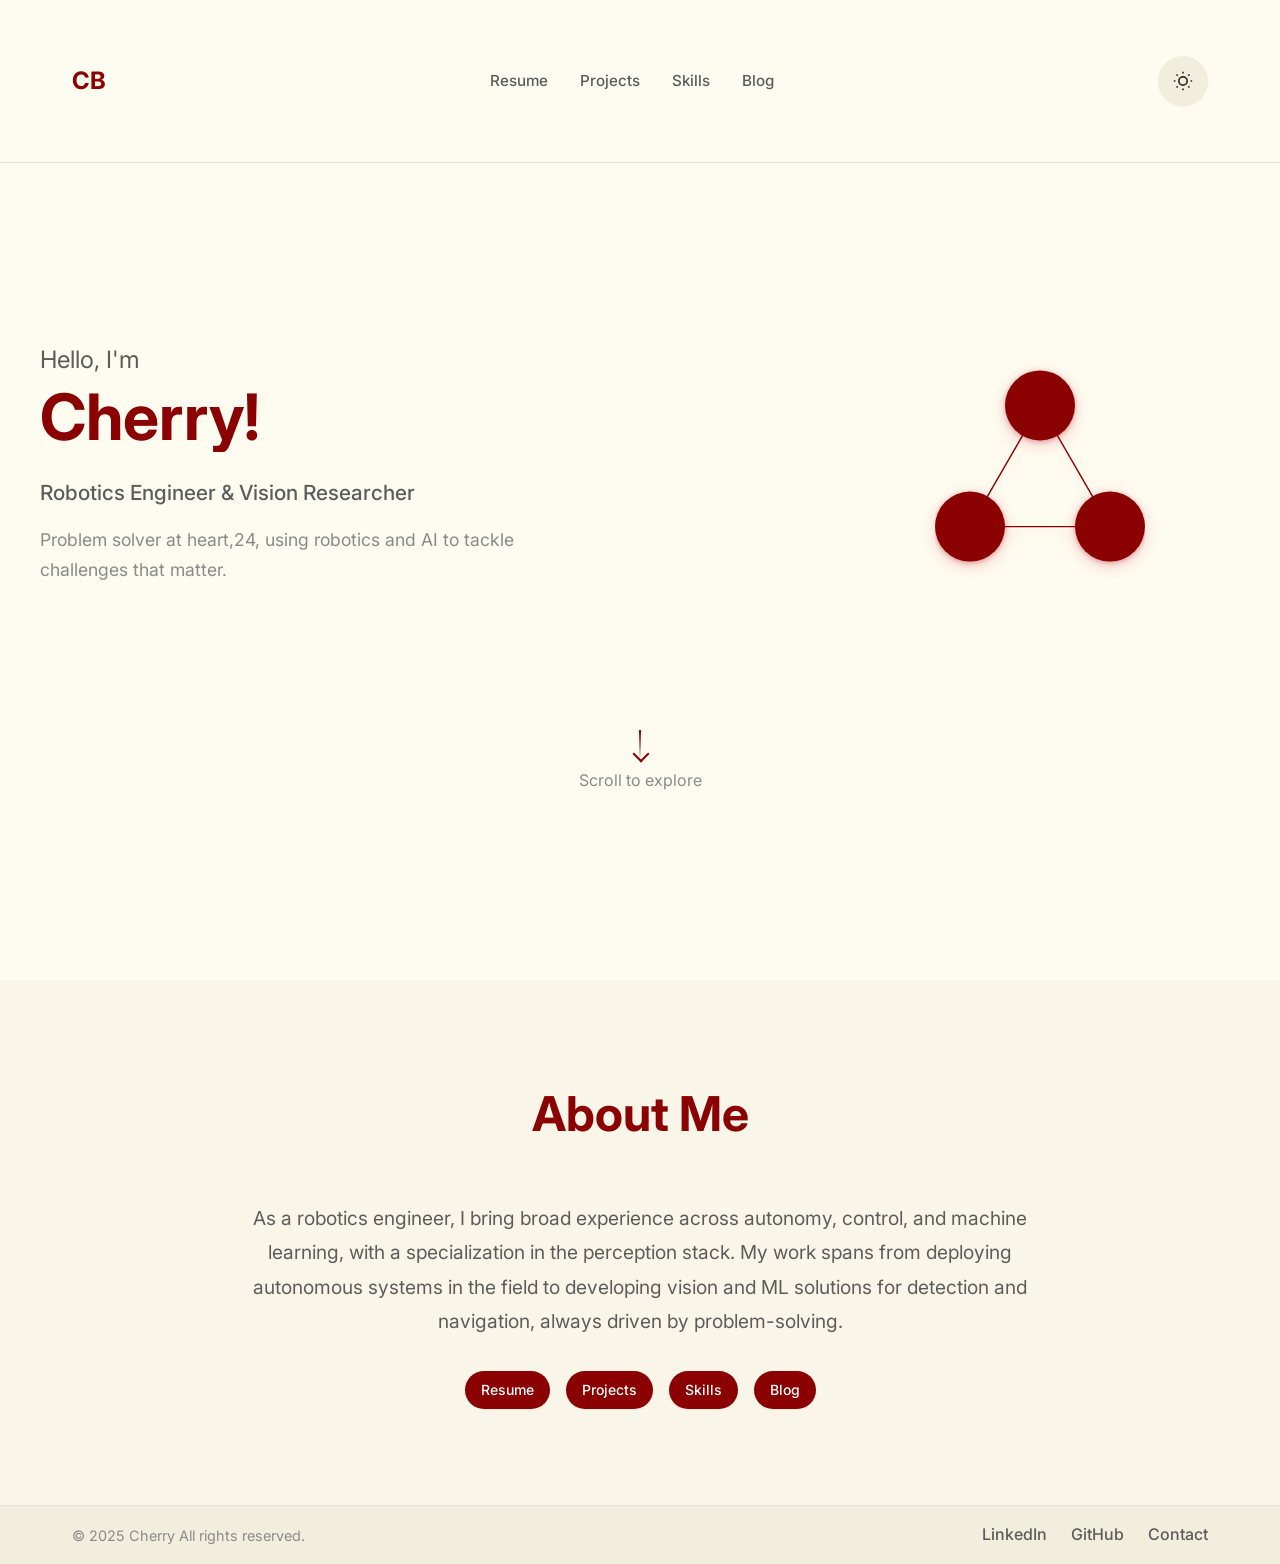
<file: index.html>
<!DOCTYPE html>
<html lang="en">
<head>
    <meta charset="UTF-8">
    <meta name="viewport" content="width=device-width, initial-scale=1.0">
    <title>Cherry! - Portfolio</title>
    <link rel="stylesheet" href="styles.css">
    <link rel="preconnect" href="https://fonts.googleapis.com">
    <link rel="preconnect" href="https://fonts.gstatic.com" crossorigin>
    <link href="https://fonts.googleapis.com/css2?family=Inter:wght@300;400;500;600;700&display=swap" rel="stylesheet">
</head>
<body>
    <header class="header homepage-header">
        <nav class="nav">
            <div class="nav-brand">
                <span class="logo">CB</span>
            </div>
            <div class="nav-links">
                <a href="resume.html" class="nav-link">Resume</a>
                <a href="projects.html" class="nav-link">Projects</a>
                <a href="skills.html" class="nav-link">Skills</a>
                <a href="blog.html" class="nav-link">Blog</a>
            </div>
            <button class="theme-toggle" id="theme-toggle" aria-label="Toggle theme">
                <svg class="theme-icon sun-icon" viewBox="0 0 24 24" fill="none" stroke="currentColor" stroke-width="2">
                    <circle cx="12" cy="12" r="5"/>
                    <path d="M12 1v2M12 21v2M4.22 4.22l1.42 1.42M18.36 18.36l1.42 1.42M1 12h2M21 12h2M4.22 19.78l1.42-1.42M18.36 5.64l1.42-1.42"/>
                </svg>
                <svg class="theme-icon moon-icon" viewBox="0 0 24 24" fill="none" stroke="currentColor" stroke-width="2">
                    <path d="M21 12.79A9 9 0 1 1 11.21 3 7 7 0 0 0 21 12.79z"/>
                </svg>
            </button>
        </nav>
    </header>

    <main class="main">
        <section class="hero">
            <div class="hero-content">
                <div class="hero-text">
                    <h1 class="hero-title">
                        <span class="greeting">Hello, I'm</span>
                        <span class="name">Cherry!</span>
                    </h1>
                    <p class="hero-subtitle">
                        Robotics Engineer & Vision Researcher
                    </p>
                    <p class="hero-description">
                        Problem solver at heart,24, using robotics and AI to tackle challenges that matter.
                    </p>
                </div>
                
                <div class="hero-visual">
                    <div class="triangle-container">
                        <svg class="triangle-shape" viewBox="0 0 300 300">
                            <!-- Equilateral triangle with 3 equal 200px sides -->
                            <!-- Height = 200 * sqrt(3)/2 = 173.2px -->
                            <!-- Top vertex: (150, 63.4), Bottom vertices: (50, 236.6) and (250, 236.6) -->
                            <polygon points="150,63.4 50,236.6 250,236.6" fill="none" stroke="var(--accent-primary)" stroke-width="2"/>
                            <!-- Vertex circles perfectly centered -->
                            <circle cx="150" cy="63.4" r="50" fill="var(--accent-primary)"/>
                            <circle cx="50" cy="236.6" r="50" fill="var(--accent-primary)"/>
                            <circle cx="250" cy="236.6" r="50" fill="var(--accent-primary)"/>
                        </svg>
                    </div>
                </div>
            </div>
            
            <div class="scroll-indicator">
                <div class="scroll-arrow"></div>
                <span class="scroll-text">Scroll to explore</span>
            </div>
        </section>

        <section class="about">
            <div class="container">
                <h2 class="section-title">About Me</h2>
                <div class="about-content">
                    <div class="about-text">
                        <p>
                            As a robotics engineer, I bring broad experience across autonomy, control, and machine learning, with a specialization in the perception stack. My work spans from deploying autonomous systems in the field to developing vision and ML solutions for detection and navigation, always driven by problem-solving.
                        </p>
                        <div class="skills">
                            <a href="resume.html" class="skill-tag link">Resume</a>
                            <a href="projects.html" class="skill-tag link">Projects</a>
                            <a href="skills.html" class="skill-tag link">Skills</a>
                            <a href="blog.html" class="skill-tag link">Blog</a>
                        </div>
                    </div>
                </div>
            </div>
        </section>
    </main>

    <footer class="footer">
        <div class="container">
            <div class="footer-content">
                <p>&copy; 2025 Cherry All rights reserved.</p>
                <div class="social-links">
                    <a href="https://www.linkedin.com/in/cherrybhatt/" class="social-link" aria-label="LinkedIn" target="_blank" rel="noopener noreferrer">LinkedIn</a>
                    <a href="#" class="social-link" aria-label="GitHub">GitHub</a>
                    <div class="contact-container">
                        <a href="#" class="social-link contact-link" aria-label="Contact" id="contact-link">Contact</a>
                        <div class="contact-tooltip" id="contact-tooltip">
                            <span class="contact-email">cbhatt@alumni.cmu.edu</span>
                            <span class="contact-copy">Click to copy</span>
                        </div>
                    </div>
                </div>
            </div>
        </div>
    </footer>

    <script src="script.js"></script>
</body>
</html>
</file>
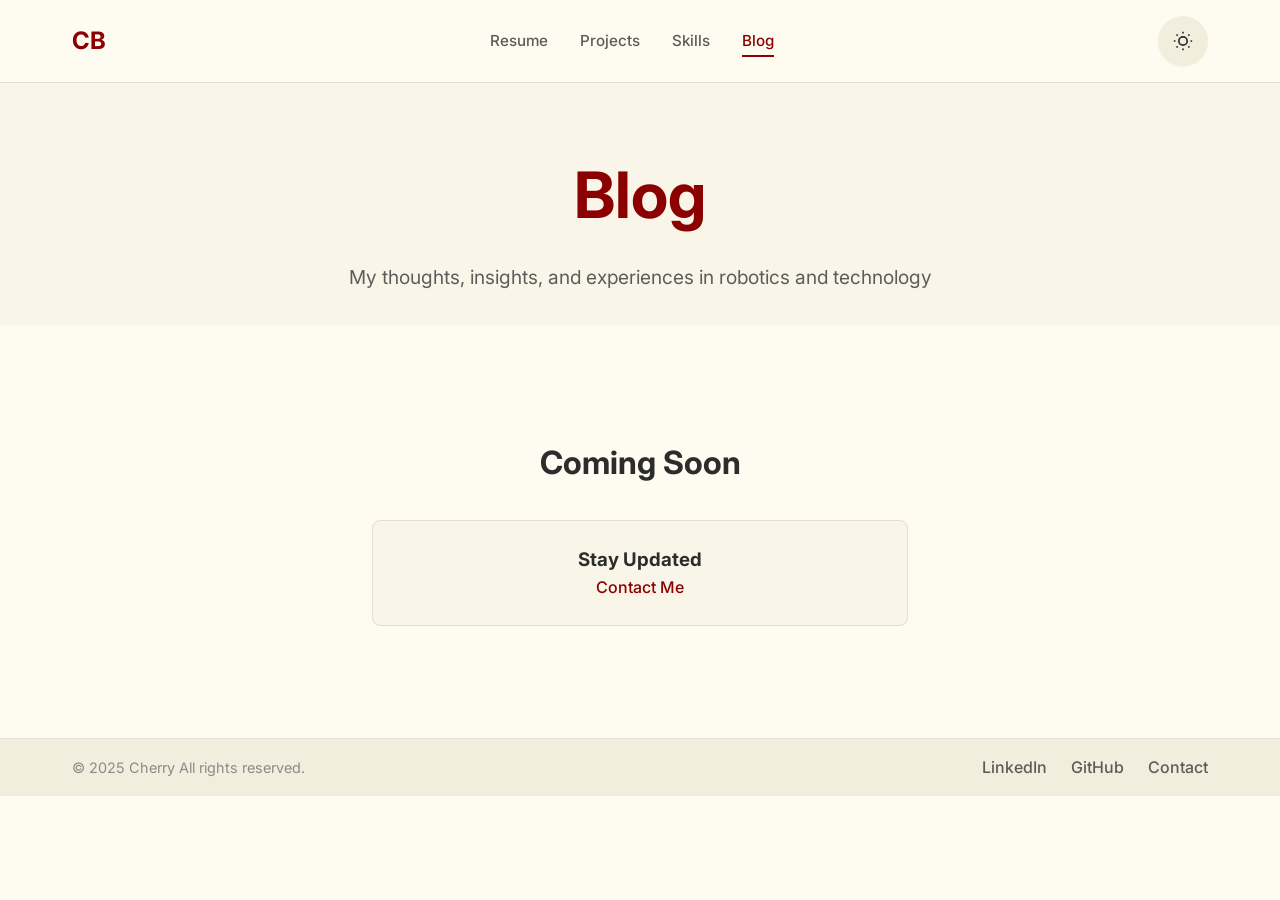
<file: blog.html>
<!DOCTYPE html>
<html lang="en">
<head>
    <meta charset="UTF-8">
    <meta name="viewport" content="width=device-width, initial-scale=1.0">
    <title>Blog - Cherry!</title>
    <link rel="stylesheet" href="styles.css">
    <link rel="preconnect" href="https://fonts.googleapis.com">
    <link rel="preconnect" href="https://fonts.gstatic.com" crossorigin>
    <link href="https://fonts.googleapis.com/css2?family=Inter:wght@300;400;500;600;700&display=swap" rel="stylesheet">
</head>
<body>
    <header class="header">
        <nav class="nav">
            <div class="nav-brand">
                <a href="index.html" class="logo-link">
                    <span class="logo">CB</span>
                </a>
            </div>
            <div class="nav-links">
                <a href="resume.html" class="nav-link">Resume</a>
                <a href="projects.html" class="nav-link">Projects</a>
                <a href="skills.html" class="nav-link">Skills</a>
                <a href="blog.html" class="nav-link active">Blog</a>
            </div>
            <button class="theme-toggle" id="theme-toggle" aria-label="Toggle theme">
                <svg class="theme-icon sun-icon" viewBox="0 0 24 24" fill="none" stroke="currentColor" stroke-width="2">
                    <circle cx="12" cy="12" r="5"/>
                    <path d="M12 1v2M12 21v2M4.22 4.22l1.42 1.42M18.36 18.36l1.42 1.42M1 12h2M21 12h2M4.22 19.78l1.42-1.42M18.36 5.64l1.42-1.42"/>
                </svg>
                <svg class="theme-icon moon-icon" viewBox="0 0 24 24" fill="none" stroke="currentColor" stroke-width="2">
                    <path d="M21 12.79A9 9 0 1 1 11.21 3 7 7 0 0 0 21 12.79z"/>
                </svg>
            </button>
        </nav>
    </header>

    <main class="main">
        <section class="page-header">
            <div class="container">
                <h1 class="page-title">Blog</h1>
                <p class="page-subtitle">My thoughts, insights, and experiences in robotics and technology</p>
            </div>
        </section>

        <section class="blog-section">
            <div class="container">
                <div class="coming-soon">
                    <h2>Coming Soon</h2>
                    
                    <div class="contact-cta">
                        <h3>Stay Updated</h3>
                        <div class="contact-container" id="contact-link">
                            <a href="#" class="social-link contact-link" aria-label="Contact">Contact Me</a>
                            <div class="contact-tooltip" id="contact-tooltip">
                                <span class="contact-email">cbhatt@alumni.cmu.edu</span>
                                <span class="contact-copy">Click to copy</span>
                            </div>
                        </div>
                    </div>
                </div>
            </div>
        </section>
    </main>

    <footer class="footer">
        <div class="container">
            <div class="footer-content">
                <p>&copy; 2025 Cherry All rights reserved.</p>
                <div class="social-links">
                    <a href="https://www.linkedin.com/in/cherrybhatt/" class="social-link" aria-label="LinkedIn" target="_blank" rel="noopener noreferrer">LinkedIn</a>
                    <a href="#" class="social-link" aria-label="GitHub">GitHub</a>
                    <div class="contact-container">
                        <a href="#" class="social-link contact-link" aria-label="Contact" id="footer-contact-link">Contact</a>
                        <div class="contact-tooltip" id="footer-contact-tooltip">
                            <span class="contact-email">cbhatt@alumni.cmu.edu</span>
                            <span class="contact-copy">Click to copy</span>
                        </div>
                    </div>
                </div>
            </div>
        </div>
    </footer>

    <script src="script.js"></script>
    <script>
        document.addEventListener('DOMContentLoaded', () => {
            new ContactTooltip();
            // Initialize footer contact tooltip
            new ContactTooltip('footer-contact-link', 'footer-contact-tooltip');
        });
    </script>
</body>
</html>
</file>
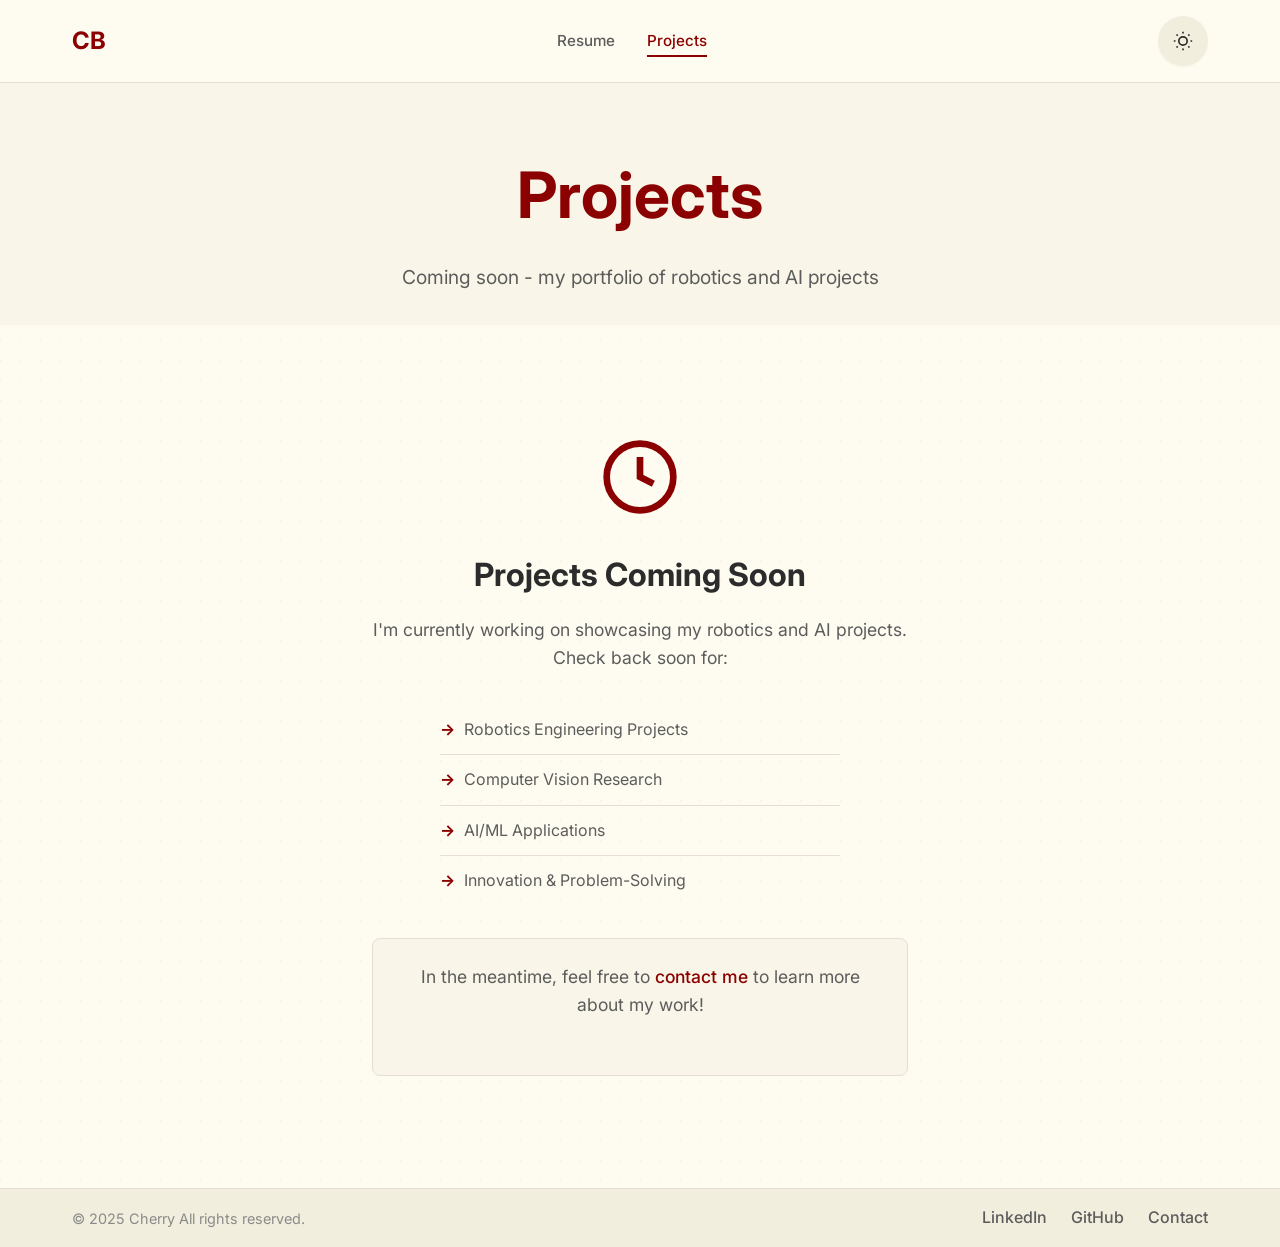
<file: projects.html>
<!DOCTYPE html>
<html lang="en">
<head>
    <meta charset="UTF-8">
    <meta name="viewport" content="width=device-width, initial-scale=1.0">
    <title>Projects - Cherry!</title>
    <link rel="stylesheet" href="styles.css">
    <link rel="preconnect" href="https://fonts.googleapis.com">
    <link rel="preconnect" href="https://fonts.gstatic.com" crossorigin>
    <link href="https://fonts.googleapis.com/css2?family=Inter:wght@300;400;500;600;700&display=swap" rel="stylesheet">
</head>
<body>
    <header class="header">
        <nav class="nav">
            <div class="nav-brand">
                <a href="index.html" class="logo-link">
                    <span class="logo">CB</span>
                </a>
            </div>
            <div class="nav-links">
                <a href="resume.html" class="nav-link">Resume</a>
                <a href="projects.html" class="nav-link active">Projects</a>
            </div>
            <button class="theme-toggle" id="theme-toggle" aria-label="Toggle theme">
                <svg class="theme-icon sun-icon" viewBox="0 0 24 24" fill="none" stroke="currentColor" stroke-width="2">
                    <circle cx="12" cy="12" r="5"/>
                    <path d="M12 1v2M12 21v2M4.22 4.22l1.42 1.42M18.36 18.36l1.42 1.42M1 12h2M21 12h2M4.22 19.78l1.42-1.42M18.36 5.64l1.42-1.42"/>
                </svg>
                <svg class="theme-icon moon-icon" viewBox="0 0 24 24" fill="none" stroke="currentColor" stroke-width="2">
                    <path d="M21 12.79A9 9 0 1 1 11.21 3 7 7 0 0 0 21 12.79z"/>
                </svg>
            </button>
        </nav>
    </header>

    <main class="main">
        <section class="page-header">
            <div class="container">
                <h1 class="page-title">Projects</h1>
                <p class="page-subtitle">Coming soon - my portfolio of robotics and AI projects</p>
            </div>
        </section>

        <section class="projects-section">
            <div class="container">
                <div class="coming-soon">
                    <div class="coming-soon-icon">
                        <svg viewBox="0 0 24 24" fill="none" stroke="currentColor" stroke-width="2">
                            <circle cx="12" cy="12" r="10"/>
                            <polyline points="12,6 12,12 16,14"/>
                        </svg>
                    </div>
                    <h2>Projects Coming Soon</h2>
                    <p>I'm currently working on showcasing my robotics and AI projects. Check back soon for:</p>
                    <ul class="project-list">
                        <li>Robotics Engineering Projects</li>
                        <li>Computer Vision Research</li>
                        <li>AI/ML Applications</li>
                        <li>Innovation & Problem-Solving</li>
                    </ul>
                    <div class="contact-cta">
                        <p>In the meantime, feel free to <a href="index.html#contact">contact me</a> to learn more about my work!</p>
                    </div>
                </div>
            </div>
        </section>
    </main>

    <footer class="footer">
        <div class="container">
            <div class="footer-content">
                <p>&copy; 2025 Cherry All rights reserved.</p>
                <div class="social-links">
                    <a href="https://www.linkedin.com/in/cherrybhatt/" class="social-link" aria-label="LinkedIn" target="_blank" rel="noopener noreferrer">LinkedIn</a>
                    <a href="#" class="social-link" aria-label="GitHub">GitHub</a>
                    <div class="contact-container">
                        <a href="#" class="social-link contact-link" aria-label="Contact" id="contact-link">Contact</a>
                        <div class="contact-tooltip" id="contact-tooltip">
                            <span class="contact-email">cbhatt@alumni.cmu.edu</span>
                            <span class="contact-copy">Click to copy</span>
                        </div>
                    </div>
                </div>
            </div>
        </div>
    </footer>

    <script src="script.js"></script>
    <script>
        // Initialize contact tooltip functionality
        document.addEventListener('DOMContentLoaded', () => {
            new ContactTooltip();
        });
    </script>
</body>
</html>
</file>
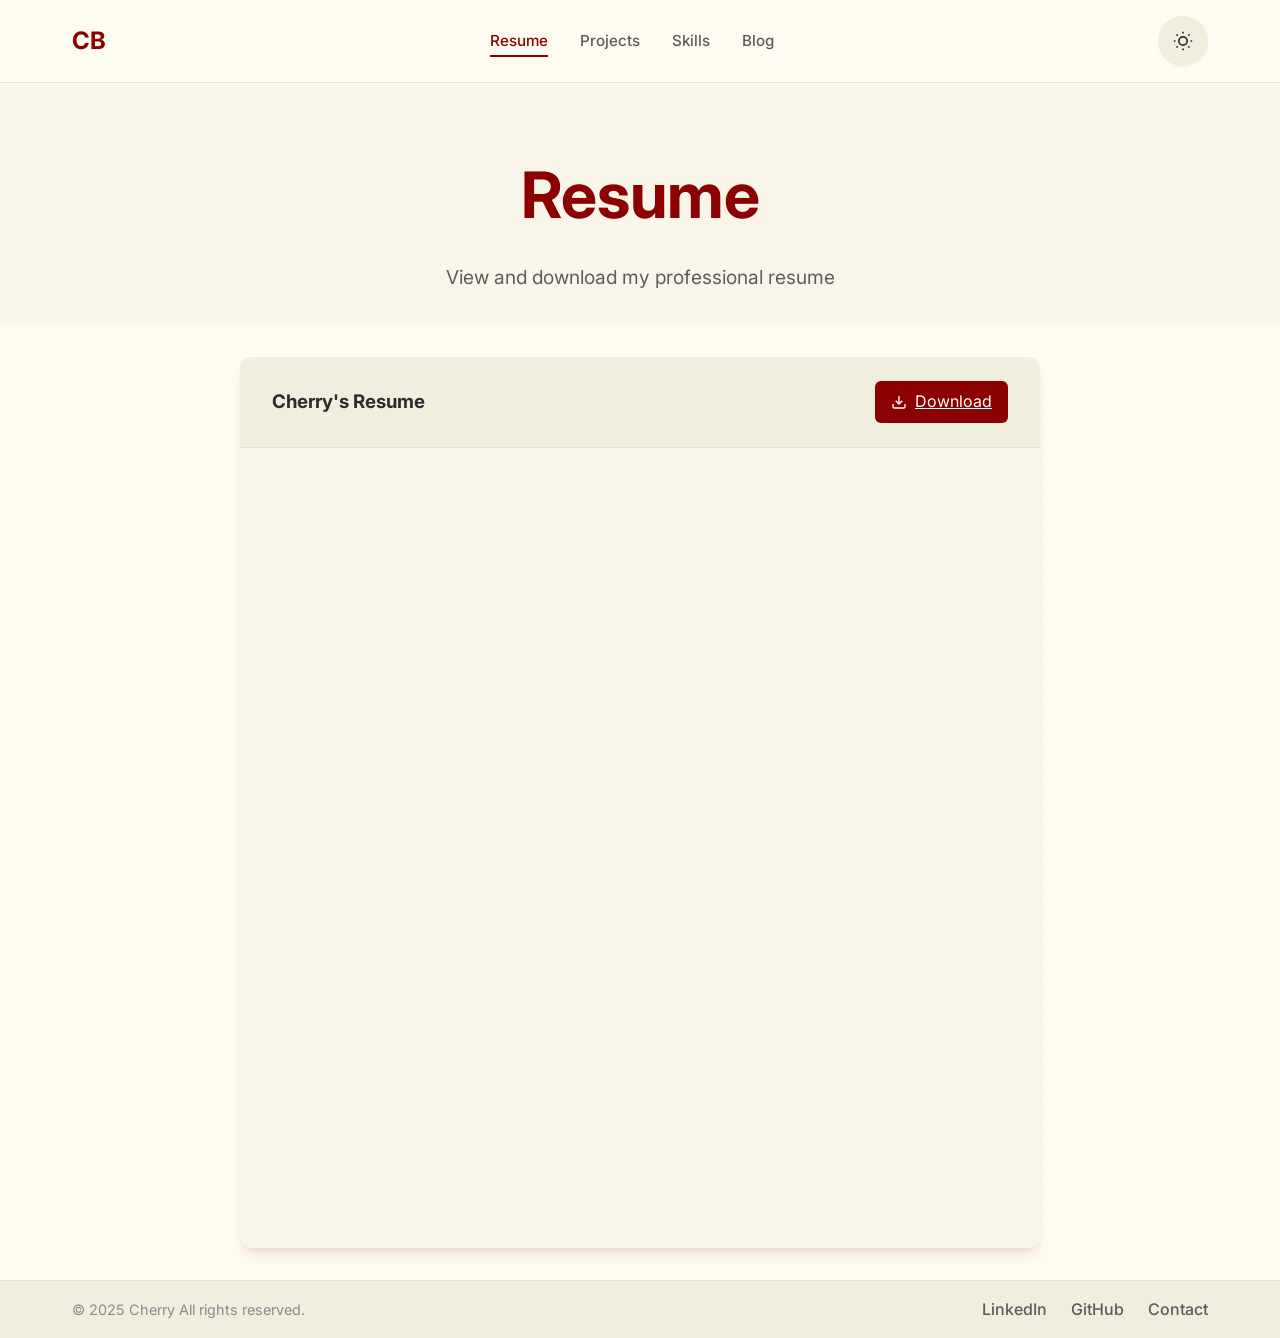
<file: resume.html>
<!DOCTYPE html>
<html lang="en">
<head>
    <meta charset="UTF-8">
    <meta name="viewport" content="width=device-width, initial-scale=1.0">
    <title>Resume - Cherry!</title>
    <link rel="stylesheet" href="styles.css">
    <link rel="preconnect" href="https://fonts.googleapis.com">
    <link rel="preconnect" href="https://fonts.gstatic.com" crossorigin>
    <link href="https://fonts.googleapis.com/css2?family=Inter:wght@300;400;500;600;700&display=swap" rel="stylesheet">
</head>
<body>
    <header class="header">
        <nav class="nav">
            <div class="nav-brand">
                <a href="index.html" class="logo-link">
                    <span class="logo">CB</span>
                </a>
            </div>
            <div class="nav-links">
                <a href="resume.html" class="nav-link active">Resume</a>
                <a href="projects.html" class="nav-link">Projects</a>
                <a href="skills.html" class="nav-link">Skills</a>
                <a href="blog.html" class="nav-link">Blog</a>
            </div>
            <button class="theme-toggle" id="theme-toggle" aria-label="Toggle theme">
                <svg class="theme-icon sun-icon" viewBox="0 0 24 24" fill="none" stroke="currentColor" stroke-width="2">
                    <circle cx="12" cy="12" r="5"/>
                    <path d="M12 1v2M12 21v2M4.22 4.22l1.42 1.42M18.36 18.36l1.42 1.42M1 12h2M21 12h2M4.22 19.78l1.42-1.42M18.36 5.64l1.42-1.42"/>
                </svg>
                <svg class="theme-icon moon-icon" viewBox="0 0 24 24" fill="none" stroke="currentColor" stroke-width="2">
                    <path d="M21 12.79A9 9 0 1 1 11.21 3 7 7 0 0 0 21 12.79z"/>
                </svg>
            </button>
        </nav>
    </header>

    <main class="main">
        <section class="page-header">
            <div class="container">
                <h1 class="page-title">Resume</h1>
                <p class="page-subtitle">View and download my professional resume</p>
            </div>
        </section>

        <section class="resume-section">
            <div class="container">
                <div class="resume-viewer">
                    <div class="viewer-header">
                        <h3>Cherry's Resume</h3>
                        <a href="Cherry Bhatt Resume.pdf" class="download-btn" download="Cherry_Bhatt_Resume.pdf">
                            <svg viewBox="0 0 24 24" fill="none" stroke="currentColor" stroke-width="2">
                                <path d="M21 15v4a2 2 0 0 1-2 2H5a2 2 0 0 1-2-2v-4"/>
                                <polyline points="7,10 12,15 17,10"/>
                                <line x1="12" y1="15" x2="12" y2="3"/>
                            </svg>
                            Download
                        </a>
                    </div>
        <div class="pdf-viewer">
            <iframe src="Cherry Bhatt Resume.pdf#toolbar=0&navpanes=0&scrollbar=0&statusbar=0&messages=0&scrollbar=0" 
                    width="100%" 
                    height="800px" 
                    frameborder="0"
                    class="resume-pdf">
            </iframe>
        </div>
                </div>
            </div>
        </section>
    </main>

    <footer class="footer">
        <div class="container">
            <div class="footer-content">
                <p>&copy; 2025 Cherry All rights reserved.</p>
                <div class="social-links">
                    <a href="https://www.linkedin.com/in/cherrybhatt/" class="social-link" aria-label="LinkedIn" target="_blank" rel="noopener noreferrer">LinkedIn</a>
                    <a href="#" class="social-link" aria-label="GitHub">GitHub</a>
                    <div class="contact-container">
                        <a href="#" class="social-link contact-link" aria-label="Contact" id="contact-link">Contact</a>
                        <div class="contact-tooltip" id="contact-tooltip">
                            <span class="contact-email">cbhatt@alumni.cmu.edu</span>
                            <span class="contact-copy">Click to copy</span>
                        </div>
                    </div>
                </div>
            </div>
        </div>
    </footer>

    <script src="script.js"></script>
    <script>
        // Initialize contact tooltip functionality
        document.addEventListener('DOMContentLoaded', () => {
            new ContactTooltip();
        });
    </script>
</body>
</html>
</file>
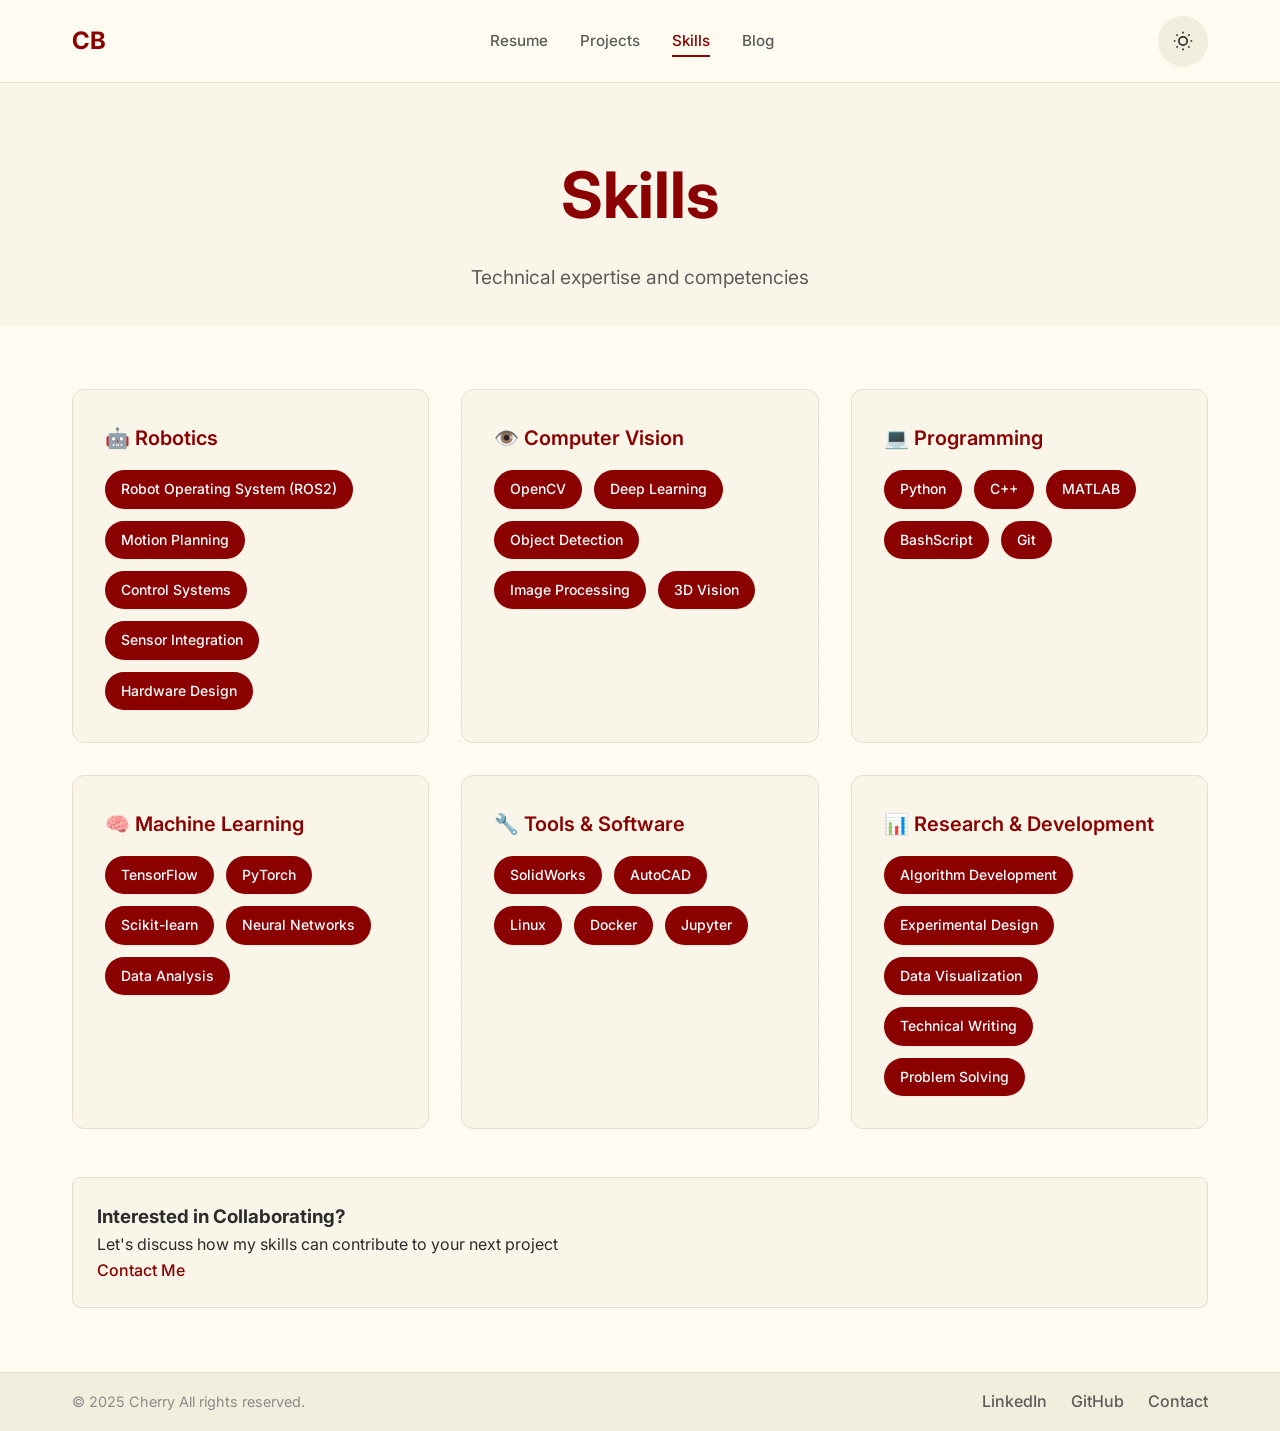
<file: skills.html>
<!DOCTYPE html>
<html lang="en">
<head>
    <meta charset="UTF-8">
    <meta name="viewport" content="width=device-width, initial-scale=1.0">
    <title>Skills - Cherry!</title>
    <link rel="stylesheet" href="styles.css">
    <link rel="preconnect" href="https://fonts.googleapis.com">
    <link rel="preconnect" href="https://fonts.gstatic.com" crossorigin>
    <link href="https://fonts.googleapis.com/css2?family=Inter:wght@300;400;500;600;700&display=swap" rel="stylesheet">
</head>
<body>
    <header class="header">
        <nav class="nav">
            <div class="nav-brand">
                <a href="index.html" class="logo-link">
                    <span class="logo">CB</span>
                </a>
            </div>
            <div class="nav-links">
                <a href="resume.html" class="nav-link">Resume</a>
                <a href="projects.html" class="nav-link">Projects</a>
                <a href="skills.html" class="nav-link active">Skills</a>
                <a href="blog.html" class="nav-link">Blog</a>
            </div>
            <button class="theme-toggle" id="theme-toggle" aria-label="Toggle theme">
                <svg class="theme-icon sun-icon" viewBox="0 0 24 24" fill="none" stroke="currentColor" stroke-width="2">
                    <circle cx="12" cy="12" r="5"/>
                    <path d="M12 1v2M12 21v2M4.22 4.22l1.42 1.42M18.36 18.36l1.42 1.42M1 12h2M21 12h2M4.22 19.78l1.42-1.42M18.36 5.64l1.42-1.42"/>
                </svg>
                <svg class="theme-icon moon-icon" viewBox="0 0 24 24" fill="none" stroke="currentColor" stroke-width="2">
                    <path d="M21 12.79A9 9 0 1 1 11.21 3 7 7 0 0 0 21 12.79z"/>
                </svg>
            </button>
        </nav>
    </header>

    <main class="main">
        <section class="page-header">
            <div class="container">
                <h1 class="page-title">Skills</h1>
                <p class="page-subtitle">Technical expertise and competencies</p>
            </div>
        </section>

        <section class="skills-section">
            <div class="container">
                <div class="skills-grid">
                    <div class="skill-category">
                        <h3>🤖 Robotics</h3>
                        <div class="skill-tags">
                            <span class="skill-tag">Robot Operating System (ROS2)</span>
                            <span class="skill-tag">Motion Planning</span>
                            <span class="skill-tag">Control Systems</span>
                            <span class="skill-tag">Sensor Integration</span>
                            <span class="skill-tag">Hardware Design</span>
                        </div>
                    </div>
                    
                    <div class="skill-category">
                        <h3>👁️ Computer Vision</h3>
                        <div class="skill-tags">
                            <span class="skill-tag">OpenCV</span>
                            <span class="skill-tag">Deep Learning</span>
                            <span class="skill-tag">Object Detection</span>
                            <span class="skill-tag">Image Processing</span>
                            <span class="skill-tag">3D Vision</span>
                        </div>
                    </div>
                    
                    <div class="skill-category">
                        <h3>💻 Programming</h3>
                        <div class="skill-tags">
                            <span class="skill-tag">Python</span>
                            <span class="skill-tag">C++</span>
                            <span class="skill-tag">MATLAB</span>
                            <span class="skill-tag">BashScript</span>
                            <span class="skill-tag">Git</span>
                        </div>
                    </div>
                    
                    <div class="skill-category">
                        <h3>🧠 Machine Learning</h3>
                        <div class="skill-tags">
                            <span class="skill-tag">TensorFlow</span>
                            <span class="skill-tag">PyTorch</span>
                            <span class="skill-tag">Scikit-learn</span>
                            <span class="skill-tag">Neural Networks</span>
                            <span class="skill-tag">Data Analysis</span>
                        </div>
                    </div>
                    
                    <div class="skill-category">
                        <h3>🔧 Tools & Software</h3>
                        <div class="skill-tags">
                            <span class="skill-tag">SolidWorks</span>
                            <span class="skill-tag">AutoCAD</span>
                            <span class="skill-tag">Linux</span>
                            <span class="skill-tag">Docker</span>
                            <span class="skill-tag">Jupyter</span>
                        </div>
                    </div>
                    
                    <div class="skill-category">
                        <h3>📊 Research & Development</h3>
                        <div class="skill-tags">
                            <span class="skill-tag">Algorithm Development</span>
                            <span class="skill-tag">Experimental Design</span>
                            <span class="skill-tag">Data Visualization</span>
                            <span class="skill-tag">Technical Writing</span>
                            <span class="skill-tag">Problem Solving</span>
                        </div>
                    </div>
                </div>
                
                <div class="contact-cta">
                    <h3>Interested in Collaborating?</h3>
                    <p>Let's discuss how my skills can contribute to your next project</p>
                    <div class="contact-container" id="contact-link">
                        <a href="#" class="social-link contact-link" aria-label="Contact">Contact Me</a>
                        <div class="contact-tooltip" id="contact-tooltip">
                            <span class="contact-email">cbhatt@alumni.cmu.edu</span>
                            <span class="contact-copy">Click to copy</span>
                        </div>
                    </div>
                </div>
            </div>
        </section>
    </main>

    <footer class="footer">
        <div class="container">
            <div class="footer-content">
                <p>&copy; 2025 Cherry All rights reserved.</p>
                <div class="social-links">
                    <a href="https://www.linkedin.com/in/cherrybhatt/" class="social-link" aria-label="LinkedIn" target="_blank" rel="noopener noreferrer">LinkedIn</a>
                    <a href="#" class="social-link" aria-label="GitHub">GitHub</a>
                    <div class="contact-container">
                        <a href="#" class="social-link contact-link" aria-label="Contact" id="footer-contact-link">Contact</a>
                        <div class="contact-tooltip" id="footer-contact-tooltip">
                            <span class="contact-email">cbhatt@alumni.cmu.edu</span>
                            <span class="contact-copy">Click to copy</span>
                        </div>
                    </div>
                </div>
            </div>
        </div>
    </footer>

    <script src="script.js"></script>
    <script>
        document.addEventListener('DOMContentLoaded', () => {
            new ContactTooltip();
            // Initialize footer contact tooltip
            new ContactTooltip('footer-contact-link', 'footer-contact-tooltip');
        });
    </script>
</body>
</html>
</file>
<file: styles.css>
/* CSS Custom Properties for Theme Management */
:root {
  /* Light Theme Colors - Soft Yellowish Cream Paper Base */
  --bg-primary: #fefcf0;
  --bg-secondary: #f9f5e8;
  --bg-tertiary: #f2eedd;
  --text-primary: #2c2c2c;
  --text-secondary: #5c5c5c;
  --text-muted: #8a8a8a;
  --accent-primary: #8b0000;
  --accent-secondary: #8b0000;
  --accent-tertiary: #8b0000;
  --border-color: #e8ddd4;
  --shadow-sm: 0 1px 2px 0 rgb(139 0 0 / 0.05);
  --shadow-md: 0 4px 6px -1px rgb(139 0 0 / 0.1), 0 2px 4px -2px rgb(139 0 0 / 0.1);
  --shadow-lg: 0 10px 15px -3px rgb(139 0 0 / 0.1), 0 4px 6px -4px rgb(139 0 0 / 0.1);
  --shadow-xl: 0 20px 25px -5px rgb(139 0 0 / 0.1), 0 8px 10px -6px rgb(139 0 0 / 0.1);
}

/* Dark Theme Colors - Deep with Crimson Accents */
[data-theme="dark"] {
  --bg-primary: #1a1a1a;
  --bg-secondary: #2a2a2a;
  --bg-tertiary: #3a3a3a;
  --text-primary: #f8f8f8;
  --text-secondary: #d4d4d4;
  --text-muted: #a0a0a0;
  --accent-primary: #20B2AA;
  --accent-secondary: #20B2AA;
  --accent-tertiary: #20B2AA;
  --border-color: #404040;
  --shadow-sm: 0 1px 2px 0 rgb(32 178 170 / 0.3);
  --shadow-md: 0 4px 6px -1px rgb(32 178 170 / 0.3), 0 2px 4px -2px rgb(32 178 170 / 0.3);
  --shadow-lg: 0 10px 15px -3px rgb(32 178 170 / 0.3), 0 4px 6px -4px rgb(32 178 170 / 0.3);
  --shadow-xl: 0 20px 25px -5px rgb(32 178 170 / 0.3), 0 8px 10px -6px rgb(32 178 170 / 0.3);
}

/* Reset and Base Styles */
* {
  margin: 0;
  padding: 0;
  box-sizing: border-box;
}

html {
  scroll-behavior: smooth;
}

body {
  font-family: 'Inter', -apple-system, BlinkMacSystemFont, 'Segoe UI', Roboto, sans-serif;
  background-color: var(--bg-primary);
  background-image: 
    radial-gradient(circle at 1px 1px, rgba(220, 20, 60, 0.03) 1px, transparent 0);
  background-size: 20px 20px;
  color: var(--text-primary);
  line-height: 1.6;
  transition: background-color 0.3s ease, color 0.3s ease;
}

.container {
  max-width: 1200px;
  margin: 0 auto;
  padding: 0 2rem;
}

/* Header Styles */
.header {
  position: fixed;
  top: 0;
  left: 0;
  right: 0;
  z-index: 1000;
  background-color: var(--bg-primary);
  backdrop-filter: blur(10px);
  border-bottom: 1px solid var(--border-color);
  transition: background-color 0.3s ease;
}


.homepage-header {
  padding: 2rem 0;
}

.homepage-header .nav {
  padding: 1.5rem 2rem;
}

.nav {
  display: flex;
  justify-content: space-between;
  align-items: center;
  padding: 1rem 2rem;
  max-width: 1200px;
  margin: 0 auto;
}

.logo {
  font-size: 1.5rem;
  font-weight: 700;
  background: linear-gradient(135deg, var(--accent-primary), var(--accent-secondary));
  -webkit-background-clip: text;
  -webkit-text-fill-color: transparent;
  background-clip: text;
}

.nav-links {
  display: flex;
  gap: 2rem;
  align-items: center;
}

.nav-link {
  color: var(--text-secondary);
  text-decoration: none;
  font-weight: 500;
  font-size: 0.95rem;
  transition: color 0.3s ease, transform 0.3s ease;
  position: relative;
}

.nav-link:hover {
  color: var(--accent-primary);
  transform: translateY(-2px);
}

.nav-link::after {
  content: '';
  position: absolute;
  bottom: -4px;
  left: 0;
  width: 0;
  height: 2px;
  background: var(--accent-primary);
  transition: width 0.3s ease;
}

.nav-link:hover::after {
  width: 100%;
}

.nav-link.active {
  color: var(--accent-primary);
}

.nav-link.active::after {
  width: 100%;
}

.logo-link {
  text-decoration: none;
}

/* Theme Toggle Button */
.theme-toggle {
  position: relative;
  width: 50px;
  height: 50px;
  border: none;
  border-radius: 50%;
  background-color: var(--bg-tertiary);
  color: var(--text-primary);
  cursor: pointer;
  display: flex;
  align-items: center;
  justify-content: center;
  transition: all 0.3s ease;
  box-shadow: var(--shadow-sm);
}

.theme-toggle:hover {
  transform: scale(1.05);
  box-shadow: var(--shadow-md);
}

.theme-toggle:active {
  transform: scale(0.95);
}

.theme-icon {
  width: 20px;
  height: 20px;
  transition: opacity 0.3s ease, transform 0.3s ease;
}

.moon-icon {
  position: absolute;
  opacity: 0;
  transform: rotate(180deg);
}

[data-theme="dark"] .sun-icon {
  opacity: 0;
  transform: rotate(180deg);
}

[data-theme="dark"] .moon-icon {
  opacity: 1;
  transform: rotate(0deg);
}

/* Main Content */
.main {
  margin-top: 80px;
}

/* Hero Section */
.hero {
  min-height: 100vh;
  display: flex;
  flex-direction: column;
  justify-content: center;
  align-items: center;
  padding: 2rem;
  position: relative;
  overflow: hidden;
}

.hero-content {
  display: grid;
  grid-template-columns: 2fr 1fr;
  gap: 3rem;
  align-items: center;
  max-width: 1200px;
  width: 100%;
  margin-bottom: 4rem;
}

.hero-text {
  z-index: 2;
}

.hero-title {
  font-size: clamp(2.5rem, 5vw, 4rem);
  font-weight: 700;
  line-height: 1.1;
  margin-bottom: 1.5rem;
}

.greeting {
  display: block;
  font-size: clamp(1.2rem, 2.5vw, 1.5rem);
  font-weight: 400;
  color: var(--text-secondary);
  margin-bottom: 0.5rem;
}

.name {
  display: block;
  background: linear-gradient(135deg, var(--accent-primary), var(--accent-secondary), var(--accent-tertiary));
  -webkit-background-clip: text;
  -webkit-text-fill-color: transparent;
  background-clip: text;
  background-size: 200% 200%;
  animation: gradientShift 3s ease-in-out infinite;
}

@keyframes gradientShift {
  0%, 100% { background-position: 0% 50%; }
  50% { background-position: 100% 50%; }
}

.hero-subtitle {
  font-size: clamp(1.1rem, 2vw, 1.3rem);
  color: var(--text-secondary);
  margin-bottom: 1rem;
  font-weight: 500;
}

.hero-description {
  font-size: 1.1rem;
  color: var(--text-muted);
  max-width: 500px;
  line-height: 1.7;
}

/* Hero Visual */
.hero-visual {
  display: flex;
  justify-content: center;
  align-items: center;
  position: relative;
}

.triangle-container {
  display: flex;
  justify-content: center;
  align-items: center;
  width: 400px;
  height: 400px;
  padding: 50px;
}

.triangle-shape {
  width: 70%;
  height: 70%;
  animation: rotate 20s linear infinite;
  filter: drop-shadow(0 4px 8px rgba(220, 20, 60, 0.2));
}

.triangle-shape circle {
  transition: all 0.3s ease;
  filter: drop-shadow(0 2px 4px rgba(139, 0, 0, 0.3));
  transform-origin: center;
}

.triangle-shape circle:hover {
  fill: var(--accent-secondary);
  transform: scale(1.2);
  transform-origin: center;
}

@keyframes rotate {
  from { transform: rotate(0deg); }
  to { transform: rotate(360deg); }
}

.floating-elements {
  position: relative;
  width: 400px;
  height: 400px;
  display: flex;
  align-items: center;
  justify-content: center;
}

.floating-cherry {
  position: absolute;
  animation: float 6s ease-in-out infinite;
  filter: drop-shadow(0 8px 16px rgba(220, 20, 60, 0.2));
}

.cherry-image {
  width: 100%;
  height: 100%;
  object-fit: cover;
  border-radius: 50%;
  transition: transform 0.3s ease;
}

.floating-cherry:hover .cherry-image {
  transform: scale(1.1) rotate(5deg);
}

.cherry-1 {
  width: 80px;
  height: 80px;
  top: 50%;
  left: 50%;
  transform: translate(-50%, -175%);
  animation-delay: 0s;
}

.cherry-2 {
  width: 80px;
  height: 80px;
  top: 50%;
  left: 50%;
  transform: translate(-175%, 87.5%);
  animation-delay: -2s;
}

.cherry-3 {
  width: 80px;
  height: 80px;
  top: 50%;
  left: 50%;
  transform: translate(75%, 87.5%);
  animation-delay: -4s;
}

@keyframes float {
  0%, 100% { transform: translateY(0px) rotate(0deg); }
  33% { transform: translateY(-20px) rotate(5deg); }
  66% { transform: translateY(-10px) rotate(-3deg); }
}

/* Scroll Indicator */
.scroll-indicator {
  display: flex;
  flex-direction: column;
  align-items: center;
  gap: 0.5rem;
  color: var(--text-muted);
  animation: bounce 2s infinite;
}

.scroll-arrow {
  width: 2px;
  height: 30px;
  background: linear-gradient(to bottom, var(--accent-primary), transparent);
  position: relative;
}

.scroll-arrow::after {
  content: '';
  position: absolute;
  bottom: 0;
  left: -4px;
  width: 10px;
  height: 10px;
  border-right: 2px solid var(--accent-primary);
  border-bottom: 2px solid var(--accent-primary);
  transform: rotate(45deg);
}

@keyframes bounce {
  0%, 20%, 50%, 80%, 100% { transform: translateY(0); }
  40% { transform: translateY(-10px); }
  60% { transform: translateY(-5px); }
}

/* About Section */
.about {
  padding: 6rem 0;
  background-color: var(--bg-secondary);
}

.section-title {
  font-size: clamp(2rem, 4vw, 3rem);
  font-weight: 700;
  text-align: center;
  margin-bottom: 3rem;
  background: linear-gradient(135deg, var(--accent-primary), var(--accent-secondary));
  -webkit-background-clip: text;
  -webkit-text-fill-color: transparent;
  background-clip: text;
}

.about-content {
  max-width: 800px;
  margin: 0 auto;
  text-align: center;
}

.about-text p {
  font-size: 1.2rem;
  color: var(--text-secondary);
  margin-bottom: 2rem;
  line-height: 1.8;
}

.skills {
  display: flex;
  flex-wrap: wrap;
  justify-content: center;
  gap: 1rem;
}

.skill-tag {
  padding: 0.5rem 1.5rem;
  background: linear-gradient(135deg, var(--accent-primary), var(--accent-secondary));
  color: white;
  border-radius: 25px;
  font-weight: 500;
  font-size: 0.9rem;
  box-shadow: var(--shadow-sm);
  transition: transform 0.3s ease, box-shadow 0.3s ease;
}

.skill-tag:hover {
  transform: translateY(-2px);
  box-shadow: var(--shadow-md);
}

.skill-tag.link {
  text-decoration: none;
  cursor: pointer;
}

.skill-tag.link:hover {
  transform: translateY(-2px);
  box-shadow: var(--shadow-md);
}


/* Footer */
.footer {
  background-color: var(--bg-tertiary);
  padding: 1rem 0;
  border-top: 1px solid var(--border-color);
}

.footer-content {
  display: flex;
  justify-content: space-between;
  align-items: center;
  flex-wrap: wrap;
  gap: 1rem;
}

.footer-content p {
  color: var(--text-muted);
  font-size: 0.9rem;
}

.social-links {
  display: flex;
  gap: 1.5rem;
}

.social-link {
  color: var(--text-secondary);
  text-decoration: none;
  font-weight: 500;
  transition: color 0.3s ease, transform 0.3s ease;
}

.social-link:hover {
  color: var(--accent-primary);
  transform: translateY(-2px);
}

/* Contact Tooltip Styles */
.contact-container {
  position: relative;
  display: inline-block;
}

.contact-tooltip {
  position: absolute;
  bottom: 100%;
  left: 50%;
  transform: translateX(-50%);
  background-color: var(--bg-primary);
  border: 1px solid var(--border-color);
  border-radius: 8px;
  padding: 12px 16px;
  box-shadow: var(--shadow-lg);
  opacity: 0;
  visibility: hidden;
  transition: all 0.3s ease;
  z-index: 1000;
  min-width: 200px;
  text-align: center;
  backdrop-filter: blur(10px);
}

.contact-tooltip::after {
  content: '';
  position: absolute;
  top: 100%;
  left: 50%;
  transform: translateX(-50%);
  border: 6px solid transparent;
  border-top-color: var(--bg-primary);
}

.contact-tooltip.show {
  opacity: 1;
  visibility: visible;
  transform: translateX(-50%) translateY(-8px);
}

.contact-email {
  display: block;
  font-weight: 500;
  color: var(--text-primary);
  margin-bottom: 4px;
}

.contact-copy {
  display: block;
  font-size: 0.8rem;
  color: var(--text-muted);
  font-style: italic;
}

.contact-text {
  color: var(--accent-primary);
  font-weight: 500;
  cursor: pointer;
  transition: color 0.3s ease;
}

/* Page Styles */
.page-header {
  padding: 4rem 0 2rem;
  text-align: center;
  background-color: var(--bg-secondary);
}

.page-title {
  font-size: clamp(2.5rem, 5vw, 4rem);
  font-weight: 700;
  margin-bottom: 1rem;
  background: linear-gradient(135deg, var(--accent-primary), var(--accent-secondary));
  -webkit-background-clip: text;
  -webkit-text-fill-color: transparent;
  background-clip: text;
}

.page-subtitle {
  font-size: 1.2rem;
  color: var(--text-secondary);
  max-width: 600px;
  margin: 0 auto;
}

/* Resume Page Styles */
.resume-section {
  padding: 2rem 0;
}

.resume-upload {
  max-width: 600px;
  margin: 0 auto;
}

.upload-area {
  border: 2px dashed var(--border-color);
  border-radius: 12px;
  padding: 3rem 2rem;
  text-align: center;
  transition: all 0.3s ease;
  background-color: var(--bg-secondary);
}

.upload-area:hover {
  border-color: var(--accent-primary);
  background-color: var(--bg-tertiary);
}

.upload-icon {
  width: 60px;
  height: 60px;
  margin: 0 auto 1.5rem;
  color: var(--accent-primary);
}

.upload-icon svg {
  width: 100%;
  height: 100%;
}

.upload-area h3 {
  font-size: 1.5rem;
  margin-bottom: 0.5rem;
  color: var(--text-primary);
}

.upload-area p {
  color: var(--text-secondary);
  margin-bottom: 2rem;
}

.upload-btn {
  background: linear-gradient(135deg, var(--accent-primary), var(--accent-secondary));
  color: white;
  border: none;
  padding: 0.75rem 2rem;
  border-radius: 25px;
  font-weight: 500;
  cursor: pointer;
  transition: transform 0.3s ease, box-shadow 0.3s ease;
}

.upload-btn:hover {
  transform: translateY(-2px);
  box-shadow: var(--shadow-lg);
}

.resume-viewer {
  max-width: 800px;
  margin: 0 auto;
  background-color: var(--bg-secondary);
  border-radius: 12px;
  overflow: hidden;
  box-shadow: var(--shadow-lg);
}

.viewer-header {
  display: flex;
  justify-content: space-between;
  align-items: center;
  padding: 1.5rem 2rem;
  background-color: var(--bg-tertiary);
  border-bottom: 1px solid var(--border-color);
}

.viewer-header h3 {
  color: var(--text-primary);
  margin: 0;
}

.download-btn {
  display: flex;
  align-items: center;
  gap: 0.5rem;
  background: var(--accent-primary);
  color: white;
  border: none;
  padding: 0.5rem 1rem;
  border-radius: 6px;
  cursor: pointer;
  transition: background-color 0.3s ease;
}

.download-btn:hover {
  background: var(--accent-secondary);
}

.download-btn svg {
  width: 16px;
  height: 16px;
}

.pdf-viewer {
  padding: 0;
  text-align: center;
}

.resume-pdf {
  border: none;
  border-radius: 8px;
  box-shadow: var(--shadow-lg);
  background: var(--bg-secondary);
  width: 100%;
  max-width: 800px;
  margin: 0 auto;
  display: block;
}

/* Projects Page Styles */
.projects-section {
  padding: 4rem 0;
}

/* Blog Page Styles */
.blog-section {
  padding: 4rem 0;
}

/* Skills Page Styles */
.skills-section {
  padding: 4rem 0;
}

.skills-grid {
  display: grid;
  grid-template-columns: repeat(auto-fit, minmax(300px, 1fr));
  gap: 2rem;
  margin-bottom: 3rem;
}

.skill-category {
  background: var(--bg-secondary);
  padding: 2rem;
  border-radius: 12px;
  border: 1px solid var(--border-color);
  transition: all 0.3s ease;
}

.skill-category:hover {
  transform: translateY(-2px);
  box-shadow: var(--shadow-lg);
}

.skill-category h3 {
  font-size: 1.25rem;
  font-weight: 600;
  color: var(--accent-primary);
  margin-bottom: 1rem;
  display: flex;
  align-items: center;
  gap: 0.5rem;
}

.skill-tags {
  display: flex;
  flex-wrap: wrap;
  gap: 0.75rem;
}

.skill-tag {
  background: var(--accent-primary);
  color: white;
  padding: 0.5rem 1rem;
  border-radius: 20px;
  font-size: 0.875rem;
  font-weight: 500;
  transition: all 0.3s ease;
}

.skill-tag:hover {
  background: var(--accent-secondary);
  transform: scale(1.05);
}

.coming-soon {
  max-width: 600px;
  margin: 0 auto;
  text-align: center;
  padding: 3rem 2rem;
}

.coming-soon-icon {
  width: 80px;
  height: 80px;
  margin: 0 auto 2rem;
  color: var(--accent-primary);
  animation: pulse 2s infinite;
}

.coming-soon-icon svg {
  width: 100%;
  height: 100%;
}

@keyframes pulse {
  0%, 100% { opacity: 1; }
  50% { opacity: 0.6; }
}

.coming-soon h2 {
  font-size: 2rem;
  margin-bottom: 1rem;
  color: var(--text-primary);
}

.coming-soon p {
  color: var(--text-secondary);
  margin-bottom: 2rem;
  font-size: 1.1rem;
}

.project-list {
  list-style: none;
  padding: 0;
  margin: 2rem 0;
  text-align: left;
  max-width: 400px;
  margin-left: auto;
  margin-right: auto;
}

.project-list li {
  padding: 0.75rem 0;
  color: var(--text-secondary);
  border-bottom: 1px solid var(--border-color);
  position: relative;
  padding-left: 1.5rem;
}

.project-list li::before {
  content: '→';
  position: absolute;
  left: 0;
  color: var(--accent-primary);
  font-weight: bold;
}

.project-list li:last-child {
  border-bottom: none;
}

.contact-cta {
  margin-top: 2rem;
  padding: 1.5rem;
  background-color: var(--bg-secondary);
  border-radius: 8px;
  border: 1px solid var(--border-color);
}

.contact-cta a {
  color: var(--accent-primary);
  text-decoration: none;
  font-weight: 500;
}

.contact-cta a:hover {
  text-decoration: underline;
}

/* Responsive Design */
@media (max-width: 768px) {
  .hero-content {
    grid-template-columns: 1fr;
    gap: 2rem;
    text-align: center;
  }
  
  .hero-visual {
    order: -1;
  }
  
  .triangle-container {
    width: 350px;
    height: 350px;
    padding: 40px;
  }
  
  .floating-elements {
    width: 300px;
    height: 300px;
  }
  
  .nav {
    padding: 1rem;
  }
  
  .nav-links {
    gap: 1.5rem;
  }
  
  .nav-link {
    font-size: 0.9rem;
  }
  
  .container {
    padding: 0 1rem;
  }
  
  .footer-content {
    flex-direction: column;
    text-align: center;
  }
  
  .skills {
    justify-content: center;
  }
}

@media (max-width: 480px) {
  .hero {
    padding: 1rem;
  }
  
  .triangle-container {
    width: 300px;
    height: 300px;
    padding: 30px;
  }
  
  .floating-elements {
    width: 250px;
    height: 250px;
  }
  
  .cherry-1 {
    width: 60px;
    height: 60px;
  }
  
  .cherry-2 {
    width: 60px;
    height: 60px;
  }
  
  .cherry-3 {
    width: 60px;
    height: 60px;
  }
}

/* Smooth transitions for theme changes */
* {
  transition: background-color 0.3s ease, color 0.3s ease, border-color 0.3s ease;
}

/* Focus styles for accessibility */
.theme-toggle:focus,
.social-link:focus {
  outline: 2px solid var(--accent-primary);
  outline-offset: 2px;
}

/* Reduced motion preference */
@media (prefers-reduced-motion: reduce) {
  * {
    animation-duration: 0.01ms !important;
    animation-iteration-count: 1 !important;
    transition-duration: 0.01ms !important;
  }
}
</file>
